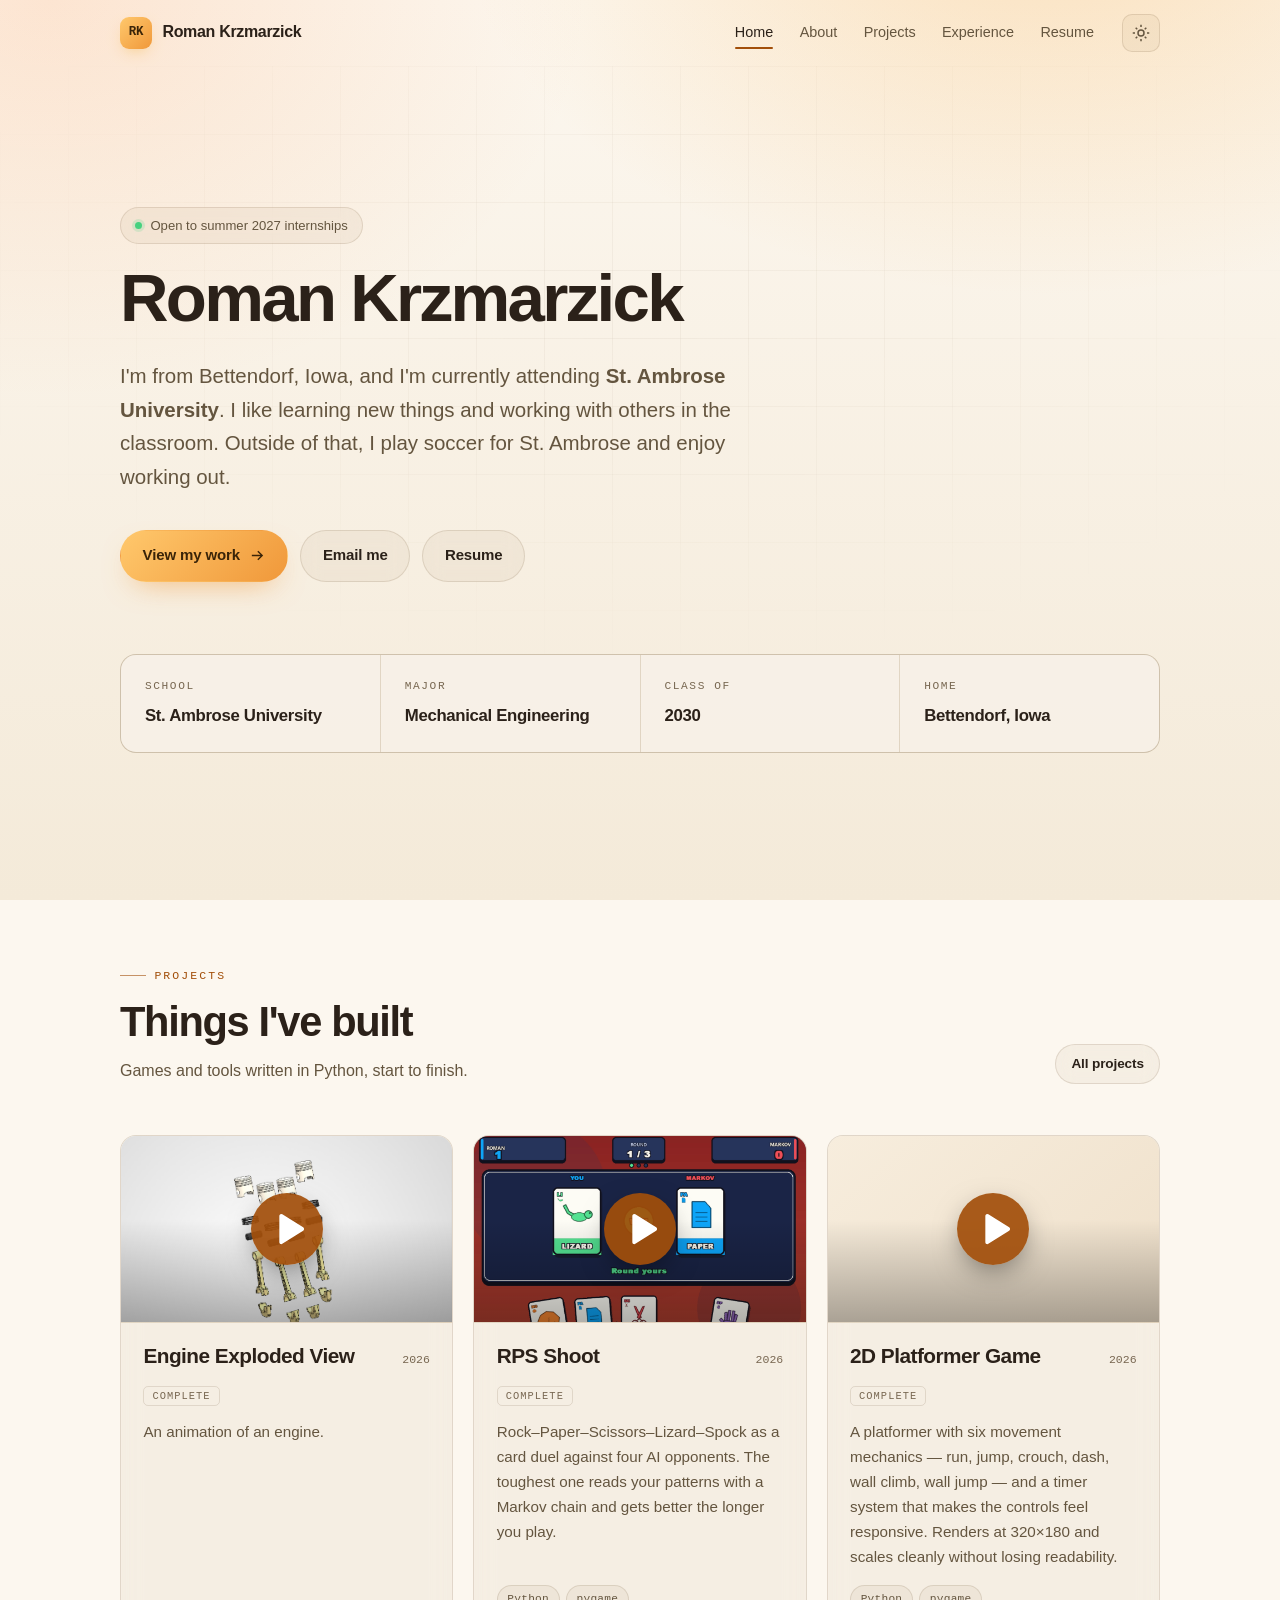
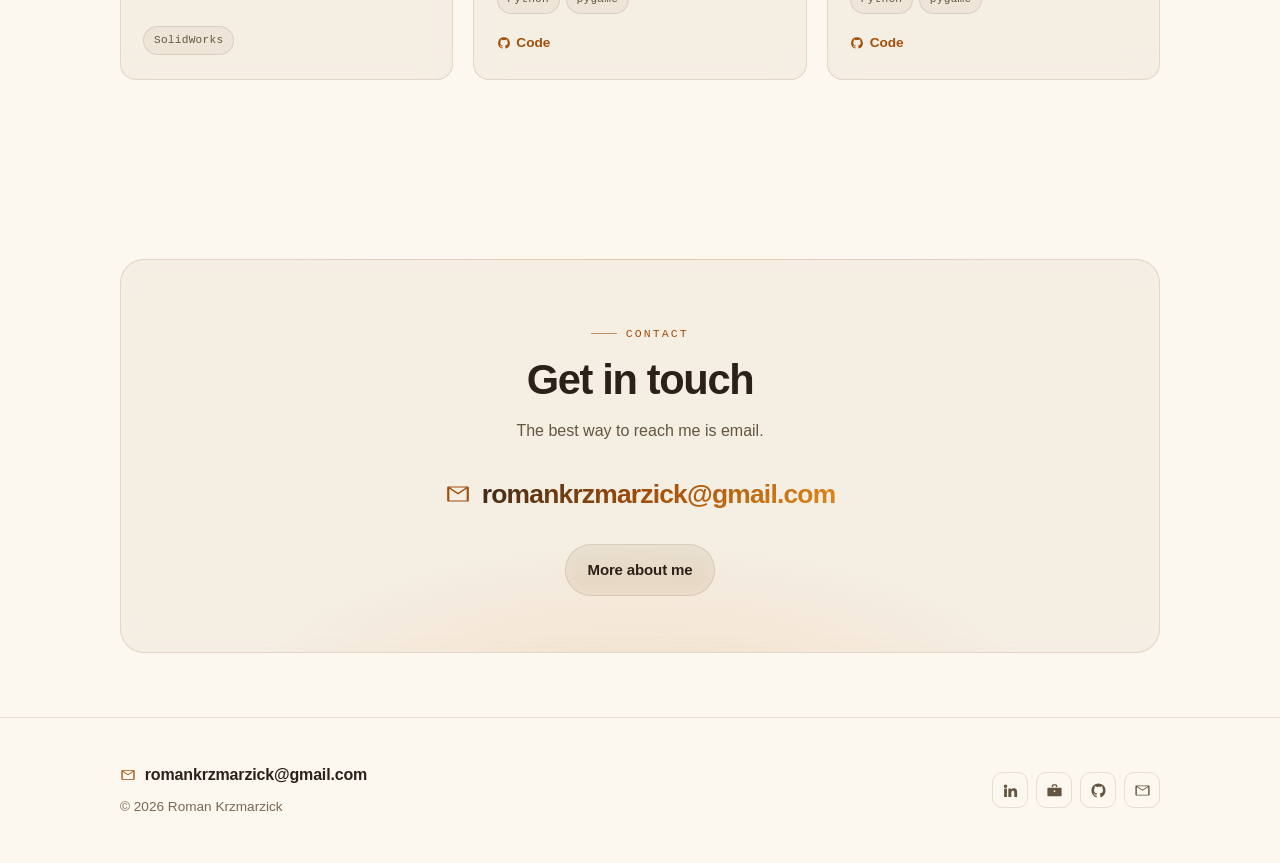
<file: index.html>
<!DOCTYPE html>
<html lang="en">
<head>
<meta charset="utf-8">
<meta name="viewport" content="width=device-width, initial-scale=1">
<title>Roman Krzmarzick</title>
<meta name="description" content="Roman Krzmarzick — mechanical engineering major at St. Ambrose University, seeking a summer 2027 internship. Python projects, soccer, and a year lived abroad in the Czech Republic.">
<link rel="canonical" href="https://romankrzmarzick.github.io/">
<meta name="theme-color" content="#fcf7ef">
<meta name="author" content="Roman Krzmarzick">
<meta property="og:type" content="website">
<meta property="og:site_name" content="Roman Krzmarzick">
<meta property="og:title" content="Roman Krzmarzick">
<meta property="og:description" content="Mechanical engineering major at St. Ambrose University, seeking a summer 2027 internship. Python projects and soccer.">
<meta property="og:url" content="https://romankrzmarzick.github.io/">
<meta property="og:image" content="https://romankrzmarzick.github.io/assets/img/og.svg">
<meta name="twitter:card" content="summary_large_image">
<link rel="icon" href="assets/img/favicon.svg" type="image/svg+xml">
<link rel="stylesheet" href="assets/css/styles.css">
<script>
  /* Set the theme before first paint so there's no flash of the wrong mode. */
  (function () {
    try {
      var t = localStorage.getItem("rk-theme");
      if (t !== "dark" && t !== "light") t = "light";
      document.documentElement.setAttribute("data-theme", t);
    } catch (e) {}
  })();
</script>
<script src="assets/js/content.js" defer></script>
<script src="assets/js/site.js" defer></script>
</head>
<body data-page="home">

<a class="skip-link" href="#main">Skip to content</a>
<header id="site-header"></header>

<main id="main">

  <!-- Hero -->
  <section class="hero">
    <div class="container">
      <div class="hero-inner">
        <span class="pill" id="availability" data-reveal></span>

        <h1 id="hero-headline" data-reveal style="--delay:80ms">
          Roman Krzmarzick
        </h1>

        <p class="lead" id="hero-intro" data-reveal style="--delay:160ms">
          I'm from Bettendorf, Iowa, and I'm currently attending
          <strong>St. Ambrose University</strong>. I like learning new things and working
          with others in the classroom. Outside of that, I play soccer for St. Ambrose and
          enjoy working out.
        </p>

        <div class="btn-row" data-reveal style="--delay:240ms">
          <a class="btn btn-primary" href="projects.html">
            View my work
            <svg viewBox="0 0 24 24" fill="currentColor" aria-hidden="true"><path d="M13.17 5.17 11.76 6.59 16.17 11H4v2h12.17l-4.41 4.41 1.41 1.42L20 12l-6.83-6.83Z"/></svg>
          </a>
          <a class="btn btn-ghost" href="mailto:romankrzmarzick@gmail.com">Email me</a>
          <a class="btn btn-ghost" href="resume.html">Resume</a>
        </div>
      </div>

      <dl class="stats" id="quick-facts" data-reveal style="--delay:320ms"></dl>
    </div>
  </section>

  <!-- Featured projects -->
  <section class="section" aria-labelledby="featured-heading">
    <div class="container">
      <div class="section-head" data-reveal>
        <div>
          <span class="eyebrow">Projects</span>
          <h2 id="featured-heading">Things I've built</h2>
          <p>
            Games and tools written in Python, start to finish.
          </p>
        </div>
        <a class="btn btn-ghost btn-sm" href="projects.html">All projects</a>
      </div>

      <div class="grid" id="featured-projects" data-stagger="90"></div>
    </div>
  </section>

  <!-- CTA -->
  <section class="section section--tight">
    <div class="container">
      <div class="cta" data-reveal>
        <span class="eyebrow" style="justify-content:center">Contact</span>
        <h2>Get in touch</h2>
        <p>
          The best way to reach me is email.
        </p>
        <p style="margin-top:1.75rem">
          <a class="email-link" href="mailto:romankrzmarzick@gmail.com">
            <svg viewBox="0 0 24 24" fill="currentColor" aria-hidden="true"><path d="M3 5h18a1 1 0 0 1 1 1v12a1 1 0 0 1-1 1H3a1 1 0 0 1-1-1V6a1 1 0 0 1 1-1Zm1 2.2V18h16V7.2l-8 5.3-8-5.3ZM19.4 6H4.6L12 10.9 19.4 6Z"/></svg>
            romankrzmarzick@gmail.com
          </a>
        </p>
        <div class="btn-row">
          <a class="btn btn-ghost" href="about.html">More about me</a>
        </div>
      </div>
    </div>
  </section>

</main>

<footer id="site-footer"></footer>
</body>
</html>
</file>
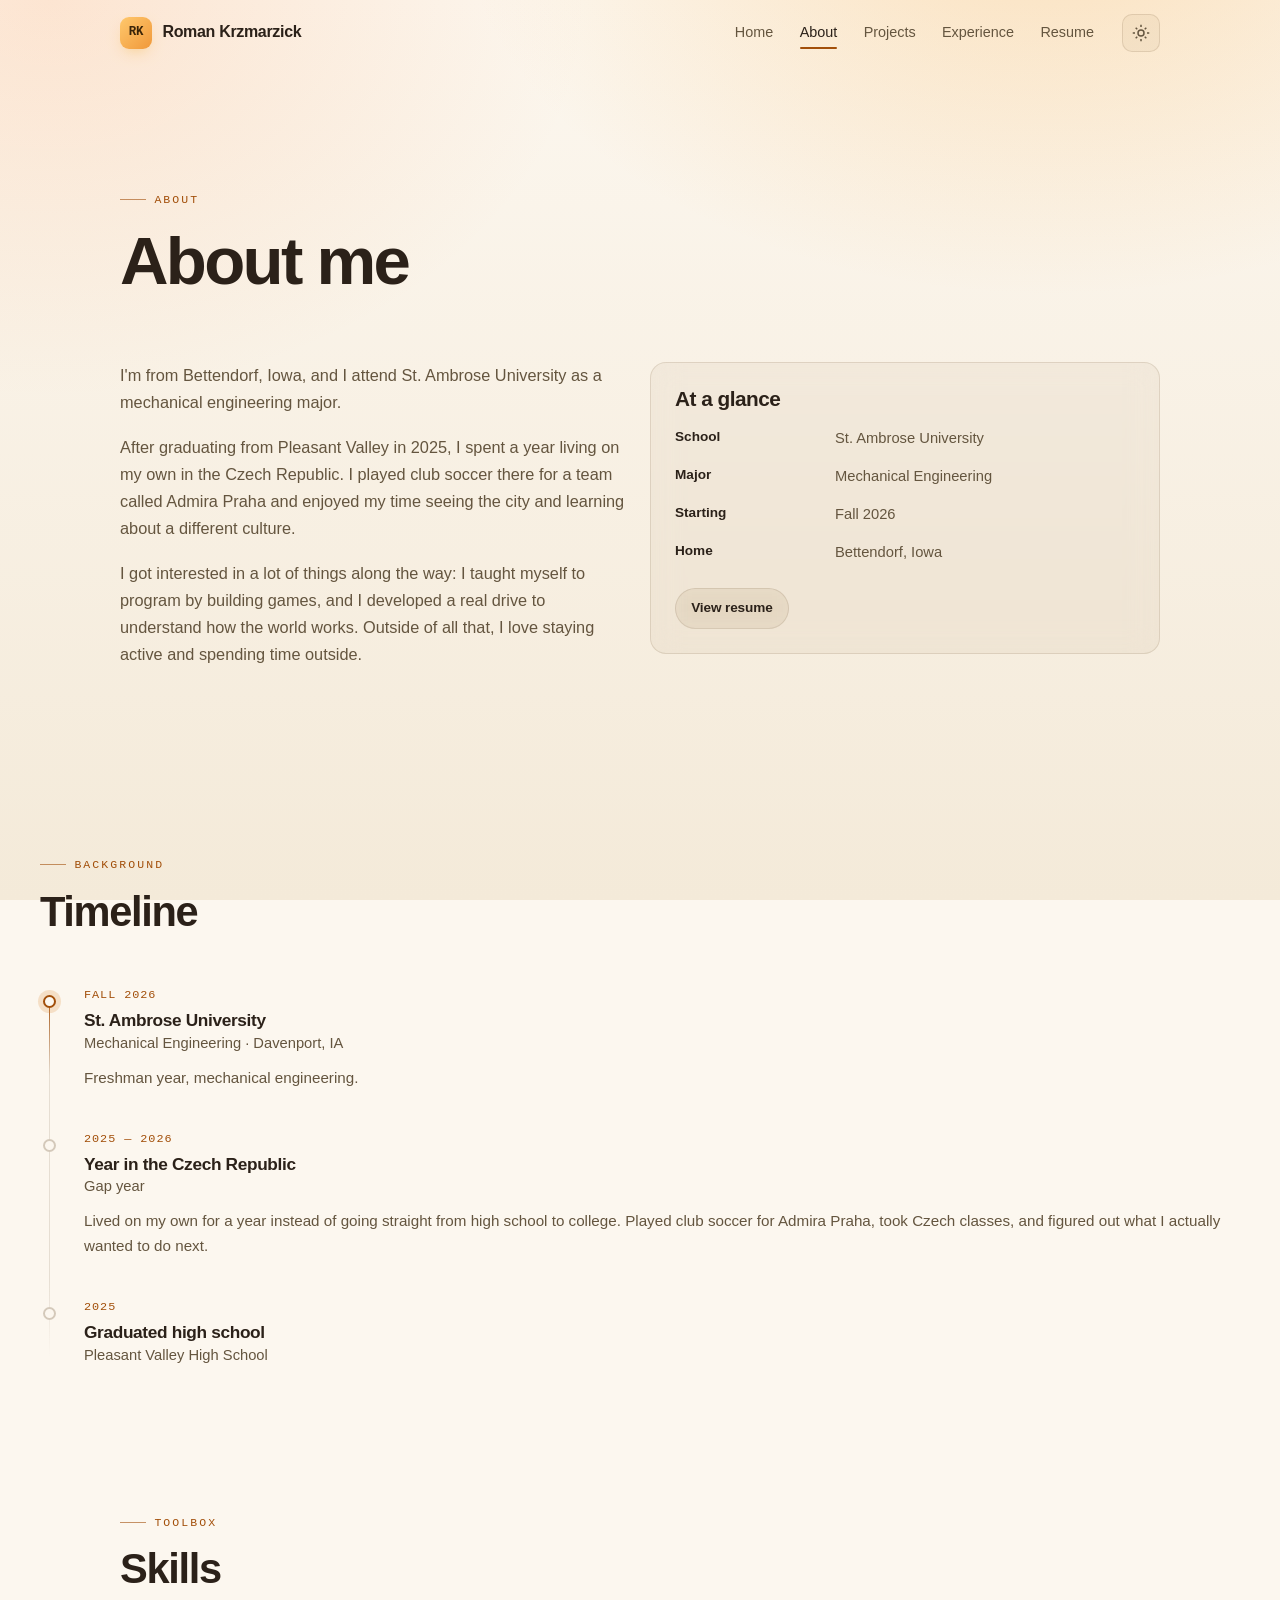
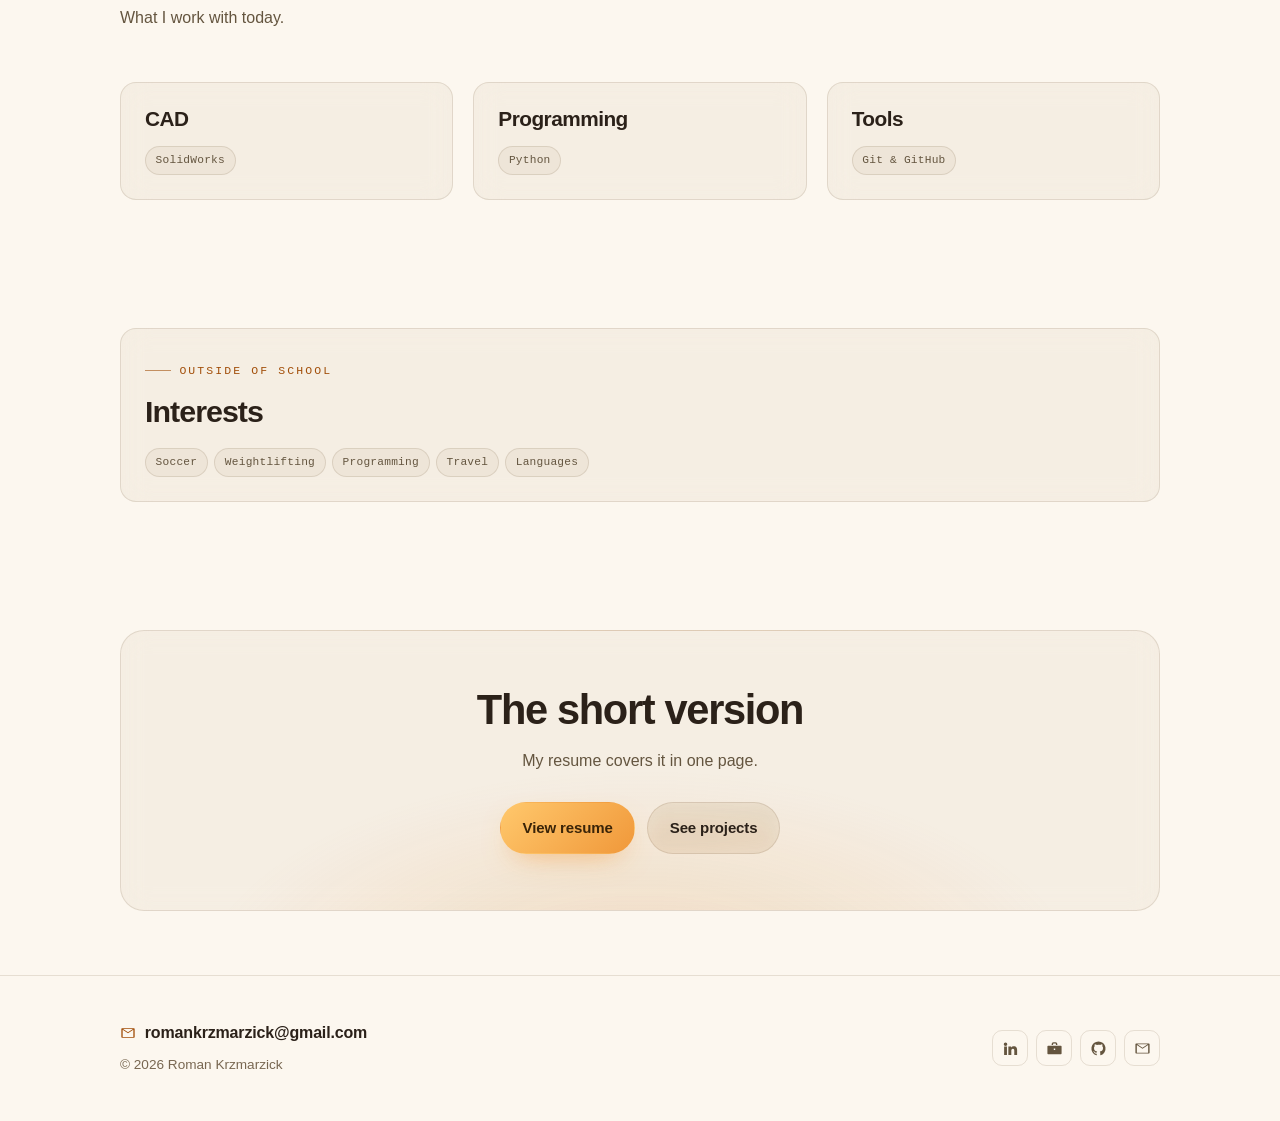
<file: about.html>
<!DOCTYPE html>
<html lang="en">
<head>
<meta charset="utf-8">
<meta name="viewport" content="width=device-width, initial-scale=1">
<title>About — Roman Krzmarzick</title>
<meta name="description" content="About Roman Krzmarzick — mechanical engineering major at St. Ambrose University, from Bettendorf, Iowa.">
<link rel="canonical" href="https://romankrzmarzick.github.io/about.html">
<meta name="theme-color" content="#fcf7ef">
<meta property="og:type" content="profile">
<meta property="og:title" content="About — Roman Krzmarzick">
<meta property="og:description" content="Mechanical engineering major at St. Ambrose University, from Bettendorf, Iowa.">
<meta property="og:url" content="https://romankrzmarzick.github.io/about.html">
<meta property="og:image" content="https://romankrzmarzick.github.io/assets/img/og.svg">
<meta name="twitter:card" content="summary_large_image">
<link rel="icon" href="assets/img/favicon.svg" type="image/svg+xml">
<link rel="stylesheet" href="assets/css/styles.css">
<script>
  (function () {
    try {
      var t = localStorage.getItem("rk-theme");
      if (t !== "dark" && t !== "light") t = "light";
      document.documentElement.setAttribute("data-theme", t);
    } catch (e) {}
  })();
</script>
<script src="assets/js/content.js" defer></script>
<script src="assets/js/site.js" defer></script>
</head>
<body data-page="about">

<a class="skip-link" href="#main">Skip to content</a>
<header id="site-header"></header>

<main id="main">

  <section class="section" aria-labelledby="about-heading">
    <div class="container">
      <div data-reveal>
        <span class="eyebrow">About</span>
        <h1 id="about-heading">About me</h1>
      </div>

      <div class="grid grid-2" style="margin-top:clamp(2.5rem,5vw,4rem);align-items:start">
        <div class="prose" id="bio" data-reveal style="--delay:100ms"></div>

        <aside class="card" data-reveal style="--delay:180ms">
          <h3>At a glance</h3>
          <dl class="skill-groups" style="margin-top:1rem">
            <div class="skill-group"><dt>School</dt><dd>St. Ambrose University</dd></div>
            <div class="skill-group"><dt>Major</dt><dd>Mechanical Engineering</dd></div>
            <div class="skill-group"><dt>Starting</dt><dd>Fall 2026</dd></div>
            <div class="skill-group"><dt>Home</dt><dd>Bettendorf, Iowa</dd></div>
          </dl>
          <div class="btn-row" style="margin-top:1.5rem">
            <a class="btn btn-ghost btn-sm" href="resume.html">View resume</a>
          </div>
        </aside>
      </div>
    </div>
  </section>

  <!-- Timeline -->
  <section class="section section--tight" aria-labelledby="timeline-heading">
    <div class="container container--narrow" style="margin-inline:0;max-width:none">
      <div class="section-head" data-reveal>
        <div>
          <span class="eyebrow">Background</span>
          <h2 id="timeline-heading">Timeline</h2>
        </div>
      </div>
      <ol class="timeline" id="about-timeline" data-reveal></ol>
    </div>
  </section>

  <!-- Skills -->
  <section class="section section--tight" aria-labelledby="skills-heading">
    <div class="container">
      <div class="section-head" data-reveal>
        <div>
          <span class="eyebrow">Toolbox</span>
          <h2 id="skills-heading">Skills</h2>
          <p>What I work with today.</p>
        </div>
      </div>
      <div class="grid" id="skills" data-stagger="80"></div>
    </div>
  </section>

  <!-- Interests -->
  <section class="section section--tight" aria-labelledby="interests-heading">
    <div class="container">
      <div class="card" data-reveal>
        <span class="eyebrow">Outside of school</span>
        <h2 id="interests-heading" style="font-size:clamp(1.4rem,2.6vw,1.9rem)">Interests</h2>
        <ul class="tags" id="interests" style="margin-top:1.25rem"></ul>
      </div>
    </div>
  </section>

  <section class="section section--tight">
    <div class="container">
      <div class="cta" data-reveal>
        <h2>The short version</h2>
        <p>My resume covers it in one page.</p>
        <div class="btn-row">
          <a class="btn btn-primary" href="resume.html">View resume</a>
          <a class="btn btn-ghost" href="projects.html">See projects</a>
        </div>
      </div>
    </div>
  </section>

</main>

<footer id="site-footer"></footer>
</body>
</html>
</file>
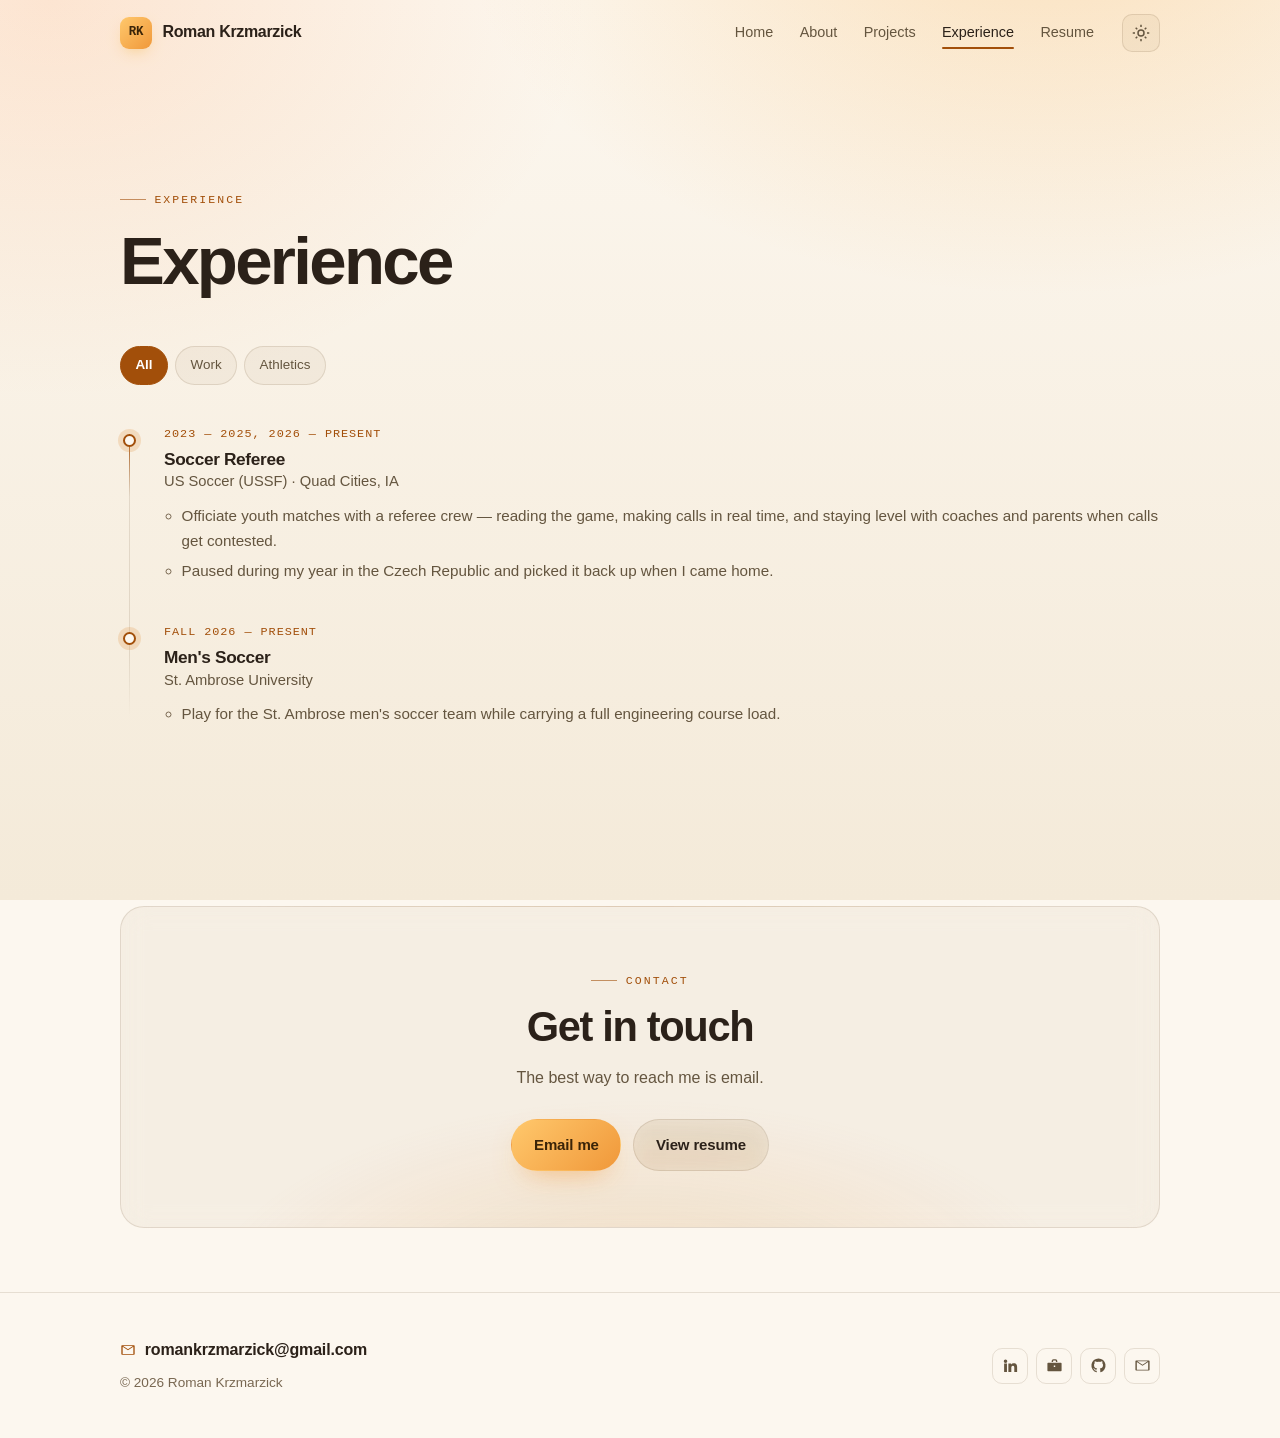
<file: experience.html>
<!DOCTYPE html>
<html lang="en">
<head>
<meta charset="utf-8">
<meta name="viewport" content="width=device-width, initial-scale=1">
<title>Experience — Roman Krzmarzick</title>
<meta name="description" content="Work experience for Roman Krzmarzick, mechanical engineering major at St. Ambrose University.">
<link rel="canonical" href="https://romankrzmarzick.github.io/experience.html">
<meta name="theme-color" content="#fcf7ef">
<meta property="og:type" content="website">
<meta property="og:title" content="Experience — Roman Krzmarzick">
<meta property="og:description" content="Work experience for Roman Krzmarzick.">
<meta property="og:url" content="https://romankrzmarzick.github.io/experience.html">
<meta property="og:image" content="https://romankrzmarzick.github.io/assets/img/og.svg">
<meta name="twitter:card" content="summary_large_image">
<link rel="icon" href="assets/img/favicon.svg" type="image/svg+xml">
<link rel="stylesheet" href="assets/css/styles.css">
<script>
  (function () {
    try {
      var t = localStorage.getItem("rk-theme");
      if (t !== "dark" && t !== "light") t = "light";
      document.documentElement.setAttribute("data-theme", t);
    } catch (e) {}
  })();
</script>
<script src="assets/js/content.js" defer></script>
<script src="assets/js/site.js" defer></script>
</head>
<body data-page="experience">

<a class="skip-link" href="#main">Skip to content</a>
<header id="site-header"></header>

<main id="main">

  <section class="section" aria-labelledby="exp-heading">
    <div class="container">

      <div data-reveal style="margin-bottom:clamp(2rem,4vw,3rem)">
        <span class="eyebrow">Experience</span>
        <h1 id="exp-heading">Experience</h1>
      </div>

      <div class="chip-row" id="experience-filters" role="group"
           aria-label="Filter experience by type" data-reveal style="--delay:80ms;margin-bottom:2.5rem"></div>

      <ol class="timeline" id="experience-timeline" data-reveal style="--delay:140ms"></ol>

    </div>
  </section>

  <section class="section section--tight">
    <div class="container">
      <div class="cta" data-reveal>
        <span class="eyebrow" style="justify-content:center">Contact</span>
        <h2>Get in touch</h2>
        <p>
          The best way to reach me is email.
        </p>
        <div class="btn-row">
          <a class="btn btn-primary" href="mailto:romankrzmarzick@gmail.com">Email me</a>
          <a class="btn btn-ghost" href="resume.html">View resume</a>
        </div>
      </div>
    </div>
  </section>

</main>

<footer id="site-footer"></footer>
</body>
</html>
</file>
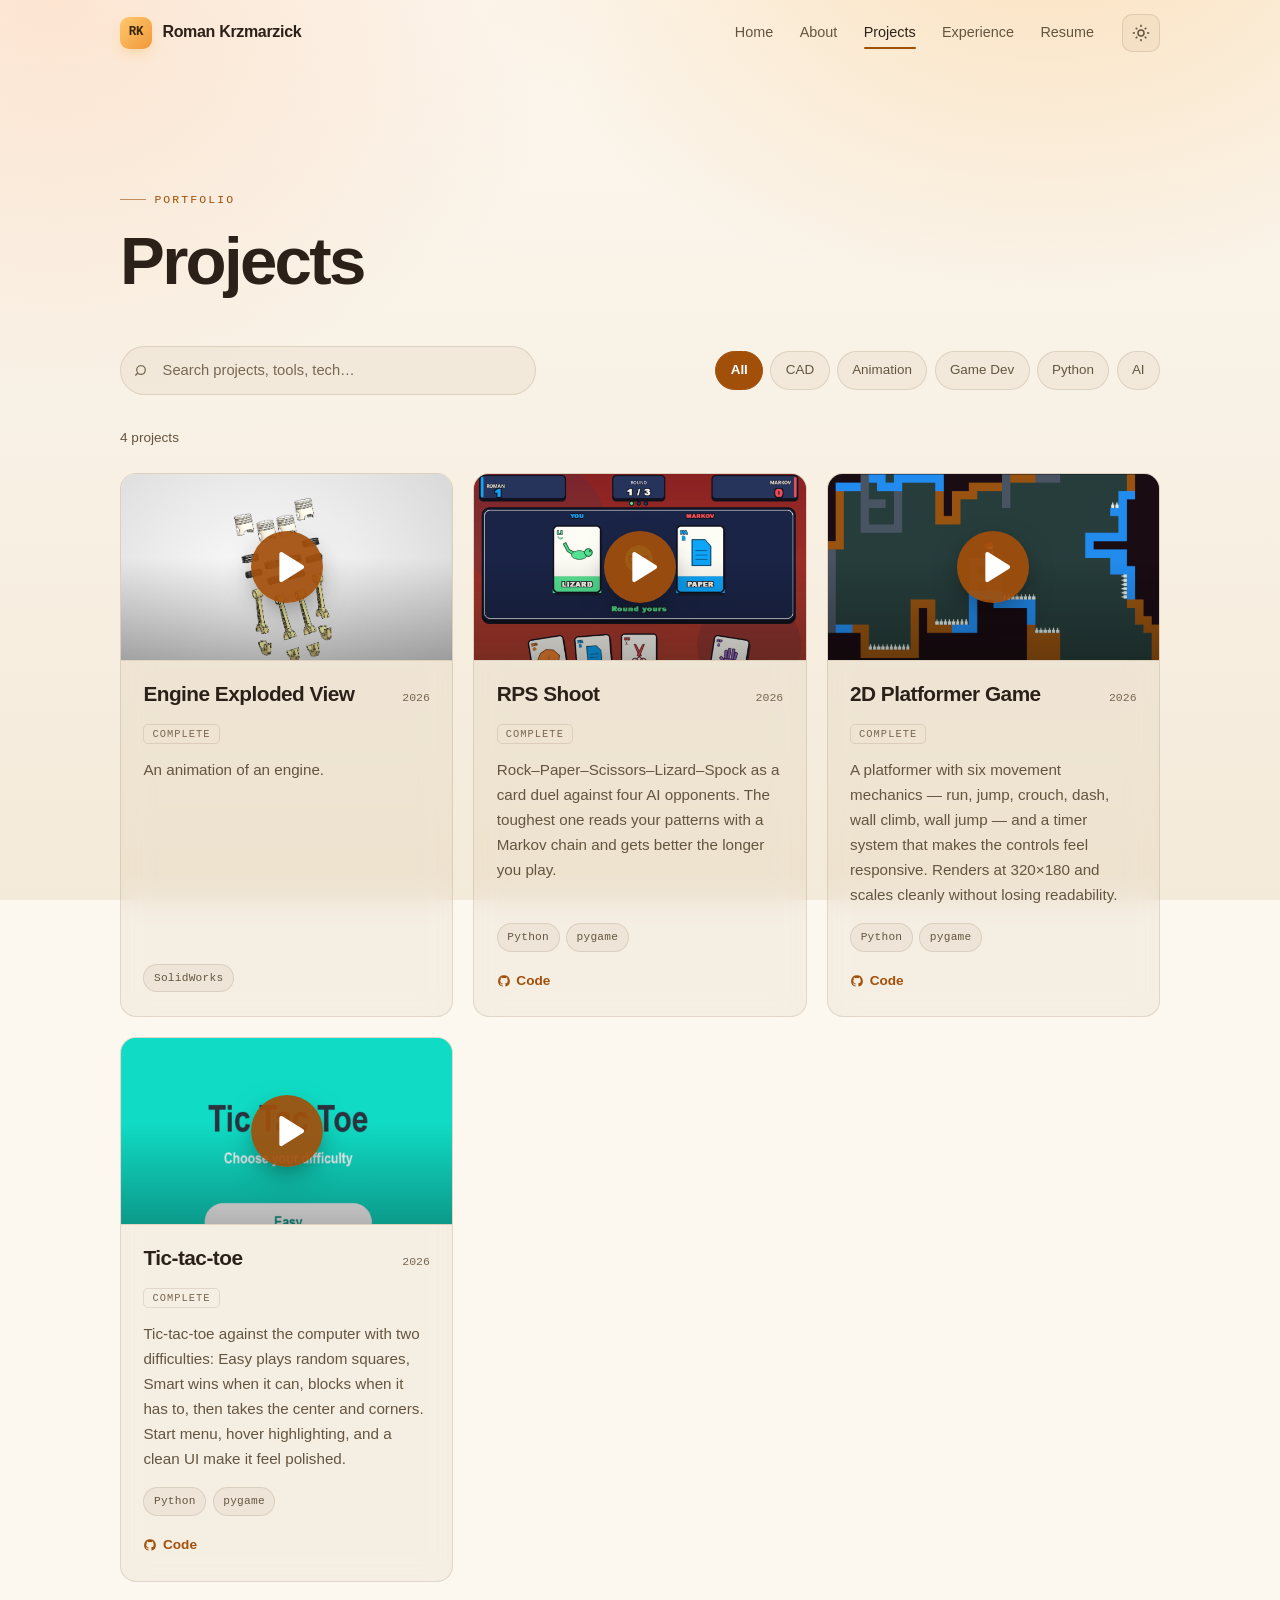
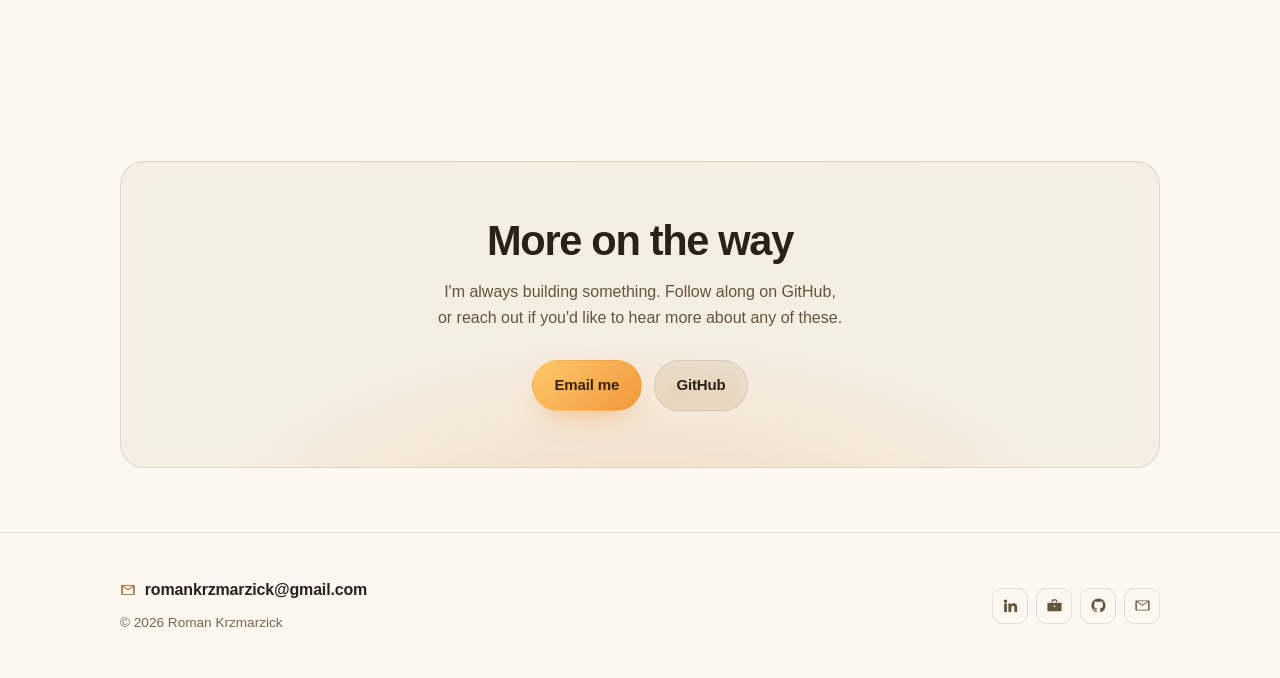
<file: projects.html>
<!DOCTYPE html>
<html lang="en">
<head>
<meta charset="utf-8">
<meta name="viewport" content="width=device-width, initial-scale=1">
<title>Projects — Roman Krzmarzick</title>
<meta name="description" content="Software projects by Roman Krzmarzick — games and tools built in Python and pygame. Searchable and filterable by technology.">
<link rel="canonical" href="https://romankrzmarzick.github.io/projects.html">
<meta name="theme-color" content="#fcf7ef">
<meta property="og:type" content="website">
<meta property="og:title" content="Projects — Roman Krzmarzick">
<meta property="og:description" content="Games and tools built in Python and pygame.">
<meta property="og:url" content="https://romankrzmarzick.github.io/projects.html">
<meta property="og:image" content="https://romankrzmarzick.github.io/assets/img/og.svg">
<meta name="twitter:card" content="summary_large_image">
<link rel="icon" href="assets/img/favicon.svg" type="image/svg+xml">
<link rel="stylesheet" href="assets/css/styles.css">
<script>
  (function () {
    try {
      var t = localStorage.getItem("rk-theme");
      if (t !== "dark" && t !== "light") t = "light";
      document.documentElement.setAttribute("data-theme", t);
    } catch (e) {}
  })();
</script>
<script src="assets/js/content.js" defer></script>
<script src="assets/js/site.js" defer></script>
</head>
<body data-page="projects">

<a class="skip-link" href="#main">Skip to content</a>
<header id="site-header"></header>

<main id="main">

  <section class="section" aria-labelledby="projects-heading">
    <div class="container">

      <div data-reveal style="margin-bottom:clamp(2rem,4vw,3rem)">
        <span class="eyebrow">Portfolio</span>
        <h1 id="projects-heading">Projects</h1>
      </div>

      <!-- Filter bar -->
      <div class="filters" data-reveal style="--delay:80ms">
        <div class="search-wrap">
          <svg viewBox="0 0 24 24" fill="currentColor" aria-hidden="true"><path d="M10.5 3a7.5 7.5 0 1 1-4.62 13.4l-3.2 3.2-1.42-1.42 3.2-3.2A7.5 7.5 0 0 1 10.5 3Zm0 2a5.5 5.5 0 1 0 0 11 5.5 5.5 0 0 0 0-11Z"/></svg>
          <label class="sr-only" for="project-search">Search projects</label>
          <input type="search" id="project-search" placeholder="Search projects, tools, tech…" autocomplete="off">
        </div>
        <div class="chip-row" id="project-filters" role="group" aria-label="Filter projects by category"></div>
      </div>

      <p class="muted" id="project-count" aria-live="polite" style="font-size:.85rem;margin-bottom:1.5rem"></p>

      <div class="grid" id="project-grid" data-stagger="70"></div>

      <div class="empty-state" id="project-empty" hidden>
        <p><strong>No projects match that.</strong></p>
        <p style="margin-top:.5rem">Try a different search term or clear the filters.</p>
      </div>

    </div>
  </section>

  <section class="section section--tight">
    <div class="container">
      <div class="cta" data-reveal>
        <h2>More on the way</h2>
        <p>
          I'm always building something. Follow along on GitHub, or reach out if you'd like
          to hear more about any of these.
        </p>
        <div class="btn-row">
          <a class="btn btn-primary" href="mailto:romankrzmarzick@gmail.com">Email me</a>
          <a class="btn btn-ghost" href="https://github.com/romankrzmarzick" target="_blank" rel="noopener noreferrer">GitHub</a>
        </div>
      </div>
    </div>
  </section>

</main>

<footer id="site-footer"></footer>
</body>
</html>
</file>
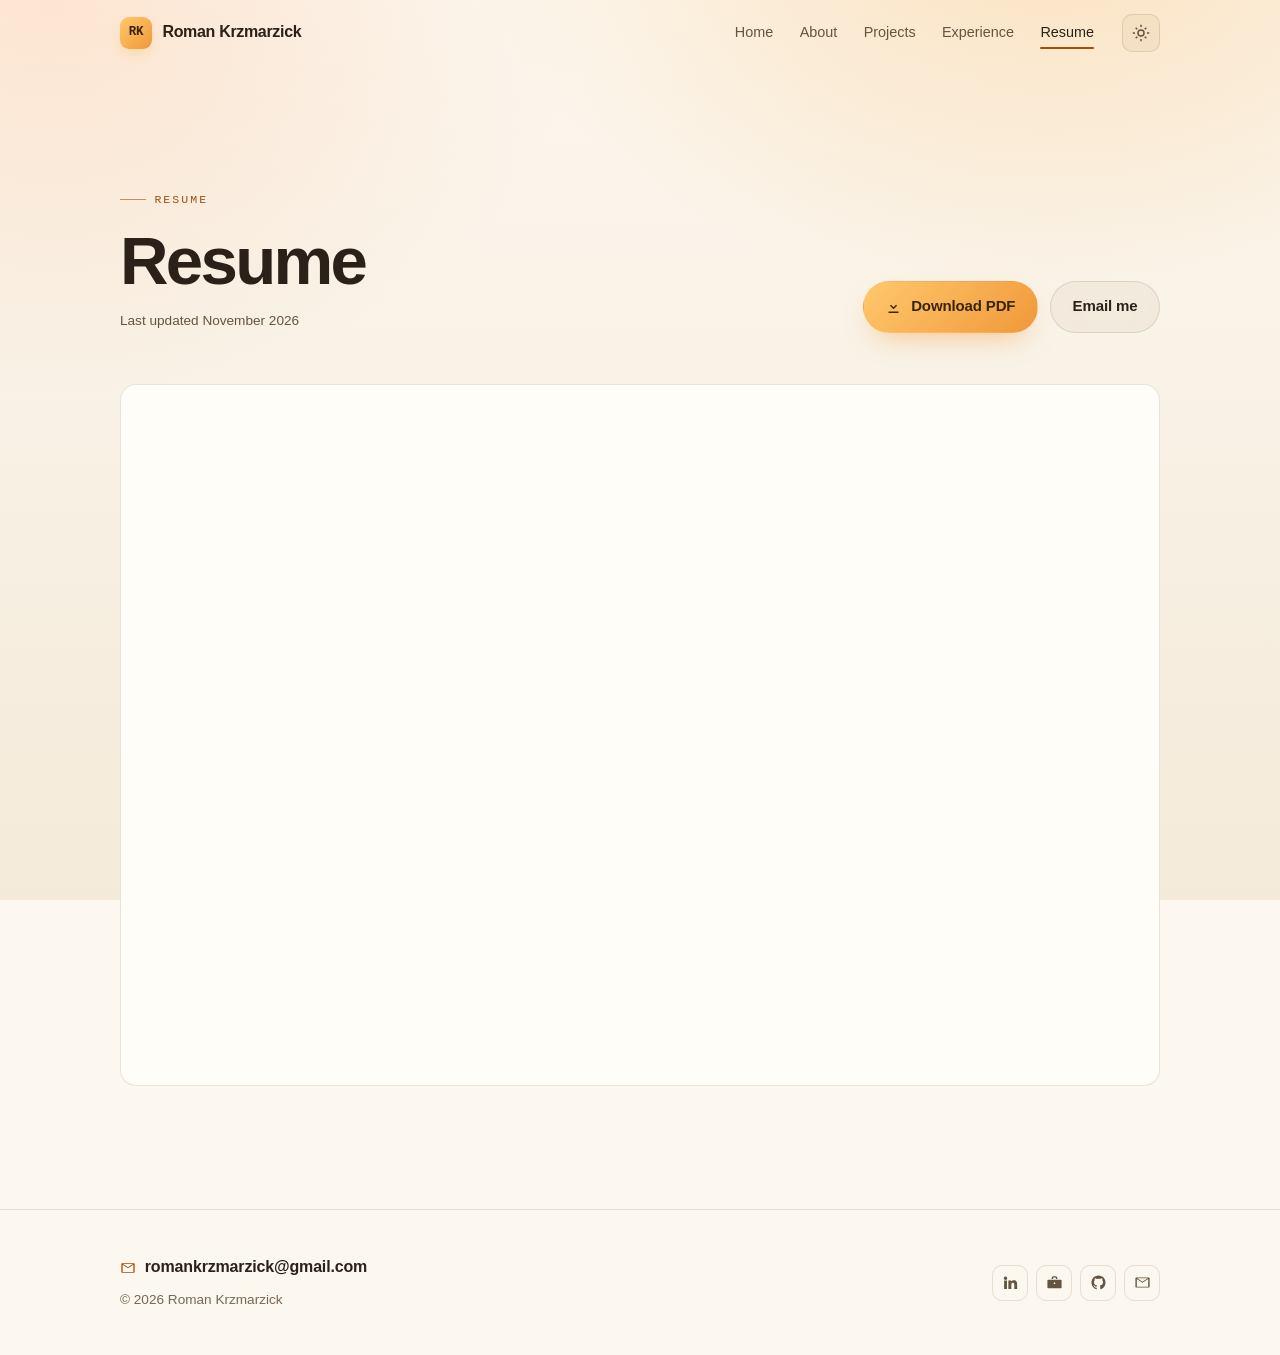
<file: resume.html>
<!DOCTYPE html>
<html lang="en">
<head>
<meta charset="utf-8">
<meta name="viewport" content="width=device-width, initial-scale=1">
<title>Resume — Roman Krzmarzick</title>
<meta name="description" content="Resume of Roman Krzmarzick — mechanical engineering major at St. Ambrose University, seeking a summer 2027 internship. View online or download as a PDF.">
<link rel="canonical" href="https://romankrzmarzick.github.io/resume.html">
<meta name="theme-color" content="#fcf7ef">
<meta property="og:type" content="website">
<meta property="og:title" content="Resume — Roman Krzmarzick">
<meta property="og:description" content="Mechanical engineering major at St. Ambrose University, seeking a summer 2027 internship.">
<meta property="og:url" content="https://romankrzmarzick.github.io/resume.html">
<meta property="og:image" content="https://romankrzmarzick.github.io/assets/img/og.svg">
<meta name="twitter:card" content="summary_large_image">
<link rel="icon" href="assets/img/favicon.svg" type="image/svg+xml">
<link rel="stylesheet" href="assets/css/styles.css">
<script>
  (function () {
    try {
      var t = localStorage.getItem("rk-theme");
      if (t !== "dark" && t !== "light") t = "light";
      document.documentElement.setAttribute("data-theme", t);
    } catch (e) {}
  })();
</script>
<script src="assets/js/content.js" defer></script>
<script src="assets/js/site.js" defer></script>
</head>
<body data-page="resume">

<a class="skip-link" href="#main">Skip to content</a>
<header id="site-header"></header>

<main id="main">

  <section class="section" aria-labelledby="resume-heading">
    <div class="container">

      <div class="section-head no-print" data-reveal>
        <div>
          <span class="eyebrow">Resume</span>
          <h1 id="resume-heading">Resume</h1>
          <p class="muted" id="resume-updated" style="font-size:.85rem;margin-top:.75rem"></p>
        </div>
        <div class="btn-row">
          <a class="btn btn-primary" id="resume-download" href="#">
            <svg viewBox="0 0 24 24" fill="currentColor" aria-hidden="true"><path d="M12 3v10.17l3.59-3.58L17 11l-5 5-5-5 1.41-1.41L12 13.17V3h0ZM5 19h14v2H5v-2Z"/></svg>
            Download PDF
          </a>
          <a class="btn btn-ghost" href="mailto:romankrzmarzick@gmail.com">Email me</a>
        </div>
      </div>

      <p class="form-note no-print" id="resume-hint" hidden style="margin-bottom:1.5rem">
        No PDF has been uploaded yet — “Download PDF” opens your browser's print dialog, where
        you can choose <em>Save as PDF</em> to get a clean one-page copy of the resume below.
      </p>

      <div id="resume-view" data-reveal style="--delay:100ms"></div>

    </div>
  </section>

</main>

<footer id="site-footer"></footer>
</body>
</html>
</file>
<file: assets/css/styles.css>
/* =========================================================================
   Roman Krzmarzick — personal site
   Single stylesheet. Organized top-to-bottom:
   tokens → base → layout → components → pages → motion → responsive → print
   ========================================================================= */

/* ---------- 1. Reset ---------- */
*,
*::before,
*::after { box-sizing: border-box; }

* { margin: 0; }

html {
  -webkit-text-size-adjust: 100%;
  scroll-behavior: smooth;
  scroll-padding-top: 6rem;
}

img, svg, video, canvas {
  display: block;
  max-width: 100%;
  height: auto;
}

input, button, textarea, select { font: inherit; color: inherit; }

/* Class-based `display` values outrank the UA [hidden] rule — restore it so
   the JS filters can actually hide cards and timeline entries. */
[hidden] { display: none !important; }

/* ---------- 2. Design tokens ---------- */
:root {
  /* ---- Warm DARK theme (the base; opt-in via the toggle) ----
     A cozy dark brown-black rather than a cold near-black, with warm gold. */
  --gold: #f5b544;
  --gold-soft: #ffd58a;
  --blue: #ffb26b;

  --bg: #17130d;
  --bg-2: #1e1811;
  --surface: rgba(255, 240, 220, 0.045);
  --surface-solid: #241d14;
  --border: rgba(255, 236, 212, 0.10);
  --border-strong: rgba(255, 236, 212, 0.20);

  --text: #f4ede1;
  --text-muted: #b7aa94;
  --text-faint: #9e927b;

  --accent: var(--gold);
  --accent-contrast: #1a1206; /* text on top of accent fills */
  --accent-glow: rgba(245, 181, 68, 0.16);

  --grad-text: linear-gradient(135deg, #ffffff 10%, #ffe3ac 52%, var(--gold) 100%);
  --grad-line: linear-gradient(90deg, transparent, var(--border-strong), transparent);

  /* Type */
  --font-sans: "Inter", -apple-system, BlinkMacSystemFont, "Segoe UI Variable Text",
    "Segoe UI", Roboto, "Helvetica Neue", Arial, sans-serif;
  --font-mono: ui-monospace, SFMono-Regular, "SF Mono", "Cascadia Mono",
    "Segoe UI Mono", Menlo, Consolas, monospace;

  /* Space & shape */
  --radius-sm: 10px;
  --radius: 16px;
  --radius-lg: 24px;
  --shadow-sm: 0 1px 2px rgba(0, 0, 0, 0.3);
  --shadow: 0 18px 40px -18px rgba(0, 0, 0, 0.7);
  --shadow-lg: 0 40px 80px -30px rgba(0, 0, 0, 0.85);

  --maxw: 1120px;
  --gutter: clamp(1.25rem, 4vw, 2.5rem);

  --ease: cubic-bezier(0.22, 1, 0.36, 1);
  --dur: 0.45s;

  color-scheme: dark;
}

/* ---- Warm LIGHT theme (the default first impression) ----
   Soft cream paper, warm ink, friendly amber accent. */
[data-theme="light"] {
  --bg: #fcf7ef;
  --bg-2: #f4ead9;
  --surface: rgba(124, 84, 34, 0.05);
  --surface-solid: #fffdf8;
  --border: rgba(98, 70, 38, 0.14);
  --border-strong: rgba(98, 70, 38, 0.26);

  --text: #2b2119;
  --text-muted: #64553f;
  --text-faint: #786751;

  /* Deep enough to clear 4.5:1 on cream, and to carry white text on accent fills */
  --accent: #a24f0a;
  --accent-contrast: #ffffff;
  --accent-glow: rgba(224, 140, 58, 0.22);
  --blue: #b5560c;

  --grad-text: linear-gradient(135deg, #2b2119 4%, #a24f0a 52%, #e08a1c 100%);
  --shadow: 0 18px 40px -22px rgba(74, 48, 18, 0.26);
  --shadow-lg: 0 40px 80px -34px rgba(74, 48, 18, 0.30);

  color-scheme: light;
}

/* ---------- 3. Base ---------- */
body {
  font-family: var(--font-sans);
  background: var(--bg);
  color: var(--text);
  line-height: 1.65;
  -webkit-font-smoothing: antialiased;
  text-rendering: optimizeLegibility;
  overflow-x: hidden;
  min-height: 100vh;
  display: flex;
  flex-direction: column;
}

/* Ambient background wash — cheap, fixed, never repaints on scroll */
body::before {
  content: "";
  position: fixed;
  inset: 0;
  z-index: -2;
  background:
    radial-gradient(60rem 40rem at 80% -10%, rgba(245, 181, 68, 0.12), transparent 60%),
    radial-gradient(50rem 36rem at 6% 4%, rgba(233, 138, 66, 0.09), transparent 62%),
    linear-gradient(180deg, var(--bg) 0%, var(--bg-2) 100%);
}

[data-theme="light"] body::before {
  background:
    radial-gradient(62rem 42rem at 82% -12%, rgba(248, 178, 84, 0.34), transparent 60%),
    radial-gradient(54rem 40rem at 4% 0%, rgba(255, 156, 92, 0.20), transparent 62%),
    linear-gradient(180deg, var(--bg) 0%, var(--bg-2) 100%);
}

h1, h2, h3, h4 {
  line-height: 1.12;
  letter-spacing: -0.025em;
  font-weight: 650;
  text-wrap: balance;
}

h1 { font-size: clamp(2.4rem, 6.2vw, 4.2rem); letter-spacing: -0.04em; }
h2 { font-size: clamp(1.8rem, 3.6vw, 2.6rem); letter-spacing: -0.032em; }
h3 { font-size: clamp(1.1rem, 1.8vw, 1.3rem); }

p { text-wrap: pretty; }

a {
  color: inherit;
  text-decoration: none;
  transition: color 0.2s var(--ease), opacity 0.2s var(--ease);
}

a:hover { color: var(--accent); }

:focus-visible {
  outline: 2px solid var(--accent);
  outline-offset: 3px;
  border-radius: 4px;
}

::selection {
  background: var(--accent);
  color: var(--accent-contrast);
}

/* ---------- 4. Layout helpers ---------- */
.container {
  width: 100%;
  max-width: var(--maxw);
  margin-inline: auto;
  padding-inline: var(--gutter);
}

.container--narrow { max-width: 760px; }

main { flex: 1 0 auto; }

.section { padding-block: clamp(4rem, 9vw, 7.5rem); }
.section--tight { padding-block: clamp(2.5rem, 5vw, 4rem); }

.section-head {
  display: flex;
  flex-wrap: wrap;
  align-items: flex-end;
  justify-content: space-between;
  gap: 1rem 2rem;
  margin-bottom: clamp(2rem, 4vw, 3.25rem);
}

.section-head p {
  color: var(--text-muted);
  max-width: 52ch;
  margin-top: 0.75rem;
}

.eyebrow {
  font-family: var(--font-mono);
  font-size: 0.72rem;
  letter-spacing: 0.18em;
  text-transform: uppercase;
  color: var(--accent);
  display: inline-flex;
  align-items: center;
  gap: 0.55rem;
  margin-bottom: 0.9rem;
}

.eyebrow::before {
  content: "";
  width: 1.6rem;
  height: 1px;
  background: currentColor;
  opacity: 0.6;
}

.grad-text {
  background: var(--grad-text);
  -webkit-background-clip: text;
  background-clip: text;
  color: transparent;
}

.muted { color: var(--text-muted); }
.lead { font-size: clamp(1.02rem, 1.6vw, 1.18rem); color: var(--text-muted); }
.rule { height: 1px; background: var(--grad-line); border: 0; margin-block: 3rem; }

.sr-only {
  position: absolute;
  width: 1px; height: 1px;
  padding: 0; margin: -1px;
  overflow: hidden;
  clip: rect(0 0 0 0);
  white-space: nowrap;
  border: 0;
}

.skip-link {
  position: absolute;
  left: 50%;
  top: 0;
  transform: translate(-50%, -120%);
  z-index: 200;
  background: var(--accent);
  color: var(--accent-contrast);
  padding: 0.7rem 1.2rem;
  border-radius: 0 0 var(--radius-sm) var(--radius-sm);
  font-weight: 600;
  transition: transform 0.2s var(--ease);
}

.skip-link:focus { transform: translate(-50%, 0); color: var(--accent-contrast); }

/* ---------- 5. Header / nav ---------- */
.site-header {
  position: sticky;
  top: 0;
  z-index: 100;
  padding-block: 0.85rem;
  transition: background 0.3s var(--ease), border-color 0.3s var(--ease),
    backdrop-filter 0.3s var(--ease);
  border-bottom: 1px solid transparent;
}

.site-header.is-stuck {
  background: color-mix(in srgb, var(--bg) 72%, transparent);
  backdrop-filter: saturate(180%) blur(18px);
  -webkit-backdrop-filter: saturate(180%) blur(18px);
  border-bottom-color: var(--border);
}

.nav {
  display: flex;
  align-items: center;
  gap: 1rem;
}

.brand {
  display: inline-flex;
  align-items: center;
  gap: 0.65rem;
  font-weight: 650;
  letter-spacing: -0.02em;
  margin-right: auto;
  white-space: nowrap;
}

.brand:hover { color: var(--text); }

.brand-mark {
  width: 32px;
  height: 32px;
  border-radius: 9px;
  display: grid;
  place-items: center;
  font-family: var(--font-mono);
  font-size: 0.78rem;
  font-weight: 700;
  letter-spacing: -0.02em;
  color: var(--accent-contrast);
  background: linear-gradient(135deg, var(--gold-soft), var(--gold));
  box-shadow: 0 6px 18px -8px var(--gold);
  flex: none;
}

[data-theme="light"] .brand-mark {
  background: linear-gradient(135deg, #ffc86c, #f0983a);
  color: #3a2408;
}

.nav-links {
  display: flex;
  align-items: center;
  gap: 0.15rem;
  list-style: none;
  padding: 0;
}

.nav-links a {
  display: block;
  padding: 0.45rem 0.75rem;
  border-radius: 8px;
  font-size: 0.9rem;
  color: var(--text-muted);
  position: relative;
  transition: color 0.2s var(--ease), background 0.2s var(--ease);
}

.nav-links a:hover { color: var(--text); background: var(--surface); }

.nav-links a[aria-current="page"] { color: var(--text); }

.nav-links a[aria-current="page"]::after {
  content: "";
  position: absolute;
  left: 0.75rem;
  right: 0.75rem;
  bottom: 0.15rem;
  height: 2px;
  border-radius: 2px;
  background: var(--accent);
}

.nav-actions { display: flex; align-items: center; gap: 0.4rem; }

.icon-btn {
  width: 38px;
  height: 38px;
  display: grid;
  place-items: center;
  border-radius: 10px;
  border: 1px solid var(--border);
  background: var(--surface);
  color: var(--text-muted);
  cursor: pointer;
  transition: color 0.2s var(--ease), border-color 0.2s var(--ease),
    transform 0.2s var(--ease), background 0.2s var(--ease);
}

.icon-btn:hover {
  color: var(--text);
  border-color: var(--border-strong);
  transform: translateY(-1px);
}

.icon-btn svg { width: 18px; height: 18px; }

.nav-toggle { display: none; }

/* Theme icon swap */
.icon-sun { display: none; }
[data-theme="light"] .icon-sun { display: block; }
[data-theme="light"] .icon-moon { display: none; }

/* ---------- 6. Buttons ---------- */
.btn {
  display: inline-flex;
  align-items: center;
  justify-content: center;
  gap: 0.55rem;
  padding: 0.78rem 1.35rem;
  border-radius: 999px;
  border: 1px solid transparent;
  font-size: 0.94rem;
  font-weight: 600;
  letter-spacing: -0.01em;
  cursor: pointer;
  white-space: nowrap;
  transition: transform 0.2s var(--ease), background 0.2s var(--ease),
    border-color 0.2s var(--ease), box-shadow 0.25s var(--ease), color 0.2s var(--ease);
}

.btn:hover { transform: translateY(-2px); }
.btn:active { transform: translateY(0); }
.btn svg { width: 17px; height: 17px; flex: none; }

.btn-primary {
  background: linear-gradient(135deg, var(--gold-soft), var(--gold));
  color: #12140c;
  box-shadow: 0 12px 30px -14px var(--gold);
}

.btn-primary:hover {
  color: #12140c;
  box-shadow: 0 18px 40px -14px var(--gold);
}

[data-theme="light"] .btn-primary {
  background: linear-gradient(135deg, #ffc86c, #f0983a);
  color: #3a2408;
  box-shadow: 0 12px 30px -14px rgba(240, 152, 58, 0.75);
}

[data-theme="light"] .btn-primary:hover { color: #3a2408; }

.btn-ghost {
  background: var(--surface);
  border-color: var(--border);
  color: var(--text);
  backdrop-filter: blur(10px);
}

.btn-ghost:hover { border-color: var(--border-strong); color: var(--text); }

.btn-sm { padding: 0.5rem 0.95rem; font-size: 0.85rem; }

.btn-row {
  display: flex;
  flex-wrap: wrap;
  gap: 0.75rem;
  align-items: center;
}

/* ---------- 7. Cards ---------- */
.card {
  position: relative;
  border: 1px solid var(--border);
  border-radius: var(--radius);
  background: var(--surface);
  backdrop-filter: blur(14px);
  -webkit-backdrop-filter: blur(14px);
  padding: 1.5rem;
  overflow: hidden;
  transition: transform 0.35s var(--ease), border-color 0.35s var(--ease),
    box-shadow 0.35s var(--ease);
}

/* Pointer-tracked glow (set by site.js via --mx/--my) */
.card::before {
  content: "";
  position: absolute;
  inset: -1px;
  border-radius: inherit;
  opacity: 0;
  pointer-events: none;
  transition: opacity 0.35s var(--ease);
  background: radial-gradient(
    22rem 22rem at var(--mx, 50%) var(--my, 0%),
    var(--accent-glow),
    transparent 70%
  );
}

.card:hover {
  transform: translateY(-4px);
  border-color: var(--border-strong);
  box-shadow: var(--shadow);
}

.card:hover::before { opacity: 1; }

.card h3 { margin-bottom: 0.5rem; }
.card p { color: var(--text-muted); font-size: 0.95rem; }

.card-link::after {
  content: "";
  position: absolute;
  inset: 0;
}

.grid {
  display: grid;
  gap: 1.25rem;
  grid-template-columns: repeat(auto-fill, minmax(min(100%, 20rem), 1fr));
}

.grid-2 { grid-template-columns: repeat(auto-fit, minmax(min(100%, 22rem), 1fr)); }

/* ---------- 8. Chips / tags ---------- */
.tags {
  display: flex;
  flex-wrap: wrap;
  gap: 0.4rem;
  list-style: none;
  padding: 0;
  margin-top: 1rem;
}

.tag {
  font-family: var(--font-mono);
  font-size: 0.7rem;
  letter-spacing: 0.02em;
  padding: 0.25rem 0.6rem;
  border-radius: 999px;
  border: 1px solid var(--border);
  color: var(--text-muted);
  background: var(--surface);
  white-space: nowrap;
}

.pill {
  display: inline-flex;
  align-items: center;
  gap: 0.5rem;
  padding: 0.4rem 0.9rem;
  border-radius: 999px;
  border: 1px solid var(--border);
  background: var(--surface);
  backdrop-filter: blur(10px);
  font-size: 0.82rem;
  color: var(--text-muted);
}

.pill .dot {
  width: 7px;
  height: 7px;
  border-radius: 50%;
  background: #46d17f;
  box-shadow: 0 0 0 3px rgba(70, 209, 127, 0.18);
  flex: none;
}

/* ---------- 9. Hero ---------- */
.hero {
  position: relative;
  padding-block: clamp(4rem, 11vw, 9rem) clamp(3rem, 7vw, 6rem);
  overflow: hidden;
}

.hero::after {
  content: "";
  position: absolute;
  inset: 0;
  z-index: -1;
  background-image:
    linear-gradient(to right, var(--border) 1px, transparent 1px),
    linear-gradient(to bottom, var(--border) 1px, transparent 1px);
  background-size: 68px 68px;
  mask-image: radial-gradient(58% 52% at 50% 28%, #000 12%, transparent 100%);
  -webkit-mask-image: radial-gradient(58% 52% at 50% 28%, #000 12%, transparent 100%);
  opacity: 0.35;
}

.hero-inner { max-width: 46rem; }

.hero h1 { margin-block: 1rem 1.5rem; }

.hero .lead { max-width: 40rem; font-size: clamp(1.05rem, 2vw, 1.28rem); }

.hero .btn-row { margin-top: 2.25rem; }

.hero-meta {
  display: flex;
  flex-wrap: wrap;
  gap: 0.6rem;
  margin-top: 2.5rem;
}

/* Stat strip */
.stats {
  display: grid;
  grid-template-columns: repeat(auto-fit, minmax(9rem, 1fr));
  gap: 1px;
  background: var(--border);
  border: 1px solid var(--border);
  border-radius: var(--radius);
  overflow: hidden;
  margin-top: clamp(3rem, 6vw, 4.5rem);
}

.stat {
  background: color-mix(in srgb, var(--bg) 80%, transparent);
  padding: 1.4rem 1.5rem;
}

.stat dt {
  font-family: var(--font-mono);
  font-size: 0.7rem;
  letter-spacing: 0.14em;
  text-transform: uppercase;
  color: var(--text-faint);
  margin-bottom: 0.4rem;
}

.stat dd {
  margin: 0;
  font-size: 1.05rem;
  font-weight: 600;
  letter-spacing: -0.02em;
}

/* ---------- 10. Project cards ---------- */
.project-card {
  display: flex;
  flex-direction: column;
  padding: 0;
}

.project-thumb {
  aspect-ratio: 16 / 9;
  position: relative;
  display: grid;
  place-items: center;
  overflow: hidden;
  border-bottom: 1px solid var(--border);
  background: linear-gradient(140deg, #2b2216, #1c150d);
}

[data-theme="light"] .project-thumb {
  background: linear-gradient(140deg, #f7eddd, #efe0ca);
}

.project-thumb img {
  width: 100%;
  height: 100%;
  object-fit: cover;
  transition: transform 0.6s var(--ease);
}

/* Blurred copy fills the card behind the real screenshot, so games with a
   square or unusual aspect ratio still fill the frame without cropping. */
.project-thumb .thumb-bg {
  position: absolute;
  inset: 0;
  filter: blur(20px) saturate(1.15);
  transform: scale(1.2);
  opacity: 0.9;
}

.project-thumb .thumb-img {
  position: relative;
  z-index: 1;
  object-fit: contain;
  filter: drop-shadow(0 6px 20px rgba(0, 0, 0, 0.35));
}

.project-card:hover .project-thumb .thumb-img { transform: scale(1.04); }

/* Play button over the screenshot */
.play-btn {
  position: absolute;
  inset: 0;
  z-index: 2;
  display: grid;
  place-items: center;
  border: 0;
  background: linear-gradient(180deg, transparent 45%, rgba(0, 0, 0, 0.3));
  color: #fff;
  cursor: pointer;
  transition: background 0.25s var(--ease);
}

.play-btn svg {
  width: 46px;
  height: 46px;
  padding: 13px;
  box-sizing: content-box;
  border-radius: 50%;
  background: color-mix(in srgb, var(--accent) 92%, transparent);
  color: var(--accent-contrast);
  box-shadow: 0 10px 30px -8px rgba(0, 0, 0, 0.55);
  transition: transform 0.25s var(--ease);
}

.play-btn:hover svg { transform: scale(1.12); }
.play-btn:focus-visible { outline: 3px solid var(--accent); outline-offset: -3px; }

/* Gallery button: sits bottom-right of the screenshot, so the image
   itself stays visible on the card. */
.gallery-btn {
  position: absolute;
  right: 0.75rem;
  bottom: 0.75rem;
  z-index: 2;
  display: inline-flex;
  align-items: center;
  gap: 0.4rem;
  padding: 0.45rem 0.8rem 0.45rem 0.65rem;
  border: 0;
  border-radius: 999px;
  background: color-mix(in srgb, var(--accent) 92%, transparent);
  color: var(--accent-contrast);
  font: 600 0.8rem/1 var(--font-sans);
  cursor: pointer;
  box-shadow: 0 10px 30px -8px rgba(0, 0, 0, 0.55);
  transition: transform 0.25s var(--ease);
}

.gallery-btn svg { width: 18px; height: 18px; }
.gallery-btn:hover { transform: scale(1.06); }
.gallery-btn:focus-visible { outline: 3px solid var(--accent); outline-offset: 2px; }

/* ---------- Video lightbox ---------- */
.lightbox {
  position: fixed;
  inset: 0;
  z-index: 300;
  display: flex;
  align-items: center;
  justify-content: center;
  padding: clamp(1rem, 4vw, 3rem);
  background: rgba(14, 9, 4, 0.85);
  backdrop-filter: blur(16px);
  -webkit-backdrop-filter: blur(16px);
  animation: lightbox-in 0.3s var(--ease);
}

@keyframes lightbox-in {
  from { opacity: 0; }
  to { opacity: 1; }
}

.lightbox video {
  /* Viewport-based caps so the video is always fully on screen and centered,
     whatever its aspect ratio — square, 4:3, or widescreen. */
  max-width: min(1080px, 94vw);
  max-height: min(760px, 84vh);
  width: auto;
  height: auto;
  border-radius: var(--radius);
  background: #000;
  box-shadow: var(--shadow-lg);
  animation: lightbox-video-in 0.35s var(--ease);
}

@keyframes lightbox-video-in {
  from { opacity: 0; transform: scale(0.96); }
  to { opacity: 1; transform: none; }
}

.lightbox-close {
  position: absolute;
  top: clamp(0.9rem, 3vw, 1.75rem);
  right: clamp(0.9rem, 3vw, 1.75rem);
  width: 44px;
  height: 44px;
  display: grid;
  place-items: center;
  border: 1px solid rgba(255, 255, 255, 0.25);
  border-radius: 50%;
  background: rgba(255, 255, 255, 0.1);
  color: #fff;
  cursor: pointer;
  transition: background 0.2s var(--ease), transform 0.2s var(--ease);
}

.lightbox-close:hover { background: rgba(255, 255, 255, 0.22); transform: scale(1.06); }
.lightbox-close:focus-visible { outline: 2px solid #fff; outline-offset: 3px; }
.lightbox-close svg { width: 20px; height: 20px; }

/* Image gallery inside the lightbox */
.lightbox-figure {
  margin: 0;
  display: flex;
  flex-direction: column;
  align-items: center;
  gap: 0.75rem;
  max-width: min(1200px, 94vw);
  animation: lightbox-video-in 0.35s var(--ease);
}

.lightbox-figure img {
  max-width: 100%;
  max-height: min(720px, 76vh);
  width: auto;
  height: auto;
  border-radius: var(--radius);
  background: #fff;
  box-shadow: var(--shadow-lg);
}

.lightbox-figure figcaption {
  color: rgba(255, 255, 255, 0.85);
  font-size: 0.92rem;
  line-height: 1.45;
  text-align: center;
  max-width: 60ch;
}

.lightbox-count {
  display: inline-block;
  margin-right: 0.6rem;
  padding: 0.1rem 0.5rem;
  border-radius: 999px;
  background: rgba(255, 255, 255, 0.14);
  font-family: var(--font-mono);
  font-size: 0.78rem;
}

.lightbox-nav {
  position: absolute;
  top: 50%;
  transform: translateY(-50%);
  width: 44px;
  height: 44px;
  display: grid;
  place-items: center;
  border: 1px solid rgba(255, 255, 255, 0.25);
  border-radius: 50%;
  background: rgba(255, 255, 255, 0.1);
  color: #fff;
  cursor: pointer;
  transition: background 0.2s var(--ease);
}

.lightbox-nav:hover { background: rgba(255, 255, 255, 0.22); }
.lightbox-nav:focus-visible { outline: 2px solid #fff; outline-offset: 3px; }
.lightbox-nav svg { width: 22px; height: 22px; }
.lightbox-prev { left: clamp(0.5rem, 2vw, 1.5rem); }
.lightbox-next { right: clamp(0.5rem, 2vw, 1.5rem); }

@media (max-width: 640px) {
  /* Keep the arrows off the picture on phones: drop them below it. */
  .lightbox-gallery { padding-bottom: 4.5rem; }
  .lightbox-nav { top: auto; bottom: 1rem; transform: none; }
  .lightbox-prev { left: calc(50% - 56px); }
  .lightbox-next { right: calc(50% - 56px); }
}

body.lightbox-open { overflow: hidden; }

.project-thumb .initials {
  font-family: var(--font-mono);
  font-size: 2rem;
  font-weight: 700;
  letter-spacing: 0.05em;
  background: var(--grad-text);
  -webkit-background-clip: text;
  background-clip: text;
  color: transparent;
}

.project-thumb .glow {
  position: absolute;
  inset: 0;
  background: radial-gradient(70% 60% at 50% 120%, var(--accent-glow), transparent 70%);
}

.project-body {
  padding: 1.35rem 1.4rem 1.5rem;
  display: flex;
  flex-direction: column;
  flex: 1;
}

.project-body p { flex: 1; }

.project-top {
  display: flex;
  align-items: baseline;
  justify-content: space-between;
  gap: 1rem;
}

.project-year {
  font-family: var(--font-mono);
  font-size: 0.72rem;
  color: var(--text-faint);
  flex: none;
}

.project-links {
  display: flex;
  gap: 1rem;
  margin-top: 1.15rem;
  position: relative;
  z-index: 2;
}

.project-links a {
  font-size: 0.85rem;
  font-weight: 550;
  color: var(--accent);
  display: inline-flex;
  align-items: center;
  gap: 0.35rem;
}

.project-links a:hover { opacity: 0.75; }
.project-links svg { width: 14px; height: 14px; }

.status-badge {
  font-family: var(--font-mono);
  font-size: 0.65rem;
  text-transform: uppercase;
  letter-spacing: 0.1em;
  padding: 0.2rem 0.5rem;
  border-radius: 5px;
  border: 1px solid var(--border);
  color: var(--text-faint);
}

.status-badge[data-status="Building"],
.status-badge[data-status="In progress"] {
  color: var(--gold);
  border-color: color-mix(in srgb, var(--gold) 40%, transparent);
}

[data-theme="light"] .status-badge[data-status="Building"],
[data-theme="light"] .status-badge[data-status="In progress"] { color: var(--accent); }

/* ---------- 11. Filter bar ---------- */
.filters {
  display: flex;
  flex-wrap: wrap;
  gap: 1rem;
  align-items: center;
  justify-content: space-between;
  margin-bottom: 2rem;
}

.search-wrap {
  position: relative;
  flex: 1 1 18rem;
  max-width: 26rem;
}

.search-wrap svg {
  position: absolute;
  left: 0.9rem;
  top: 50%;
  transform: translateY(-50%);
  width: 16px;
  height: 16px;
  color: var(--text-faint);
  pointer-events: none;
}

.search-wrap input {
  width: 100%;
  padding: 0.7rem 1rem 0.7rem 2.6rem;
  border-radius: 999px;
  border: 1px solid var(--border);
  background: var(--surface);
  color: var(--text);
  font-size: 0.92rem;
  transition: border-color 0.2s var(--ease), background 0.2s var(--ease);
}

.search-wrap input::placeholder { color: var(--text-faint); }
.search-wrap input:focus { outline: none; border-color: var(--accent); }

.chip-row {
  display: flex;
  flex-wrap: wrap;
  gap: 0.45rem;
}

.chip {
  padding: 0.45rem 0.9rem;
  border-radius: 999px;
  border: 1px solid var(--border);
  background: var(--surface);
  color: var(--text-muted);
  font-size: 0.84rem;
  cursor: pointer;
  transition: color 0.2s var(--ease), border-color 0.2s var(--ease),
    background 0.2s var(--ease);
}

.chip:hover { color: var(--text); border-color: var(--border-strong); }

.chip[aria-pressed="true"] {
  background: var(--accent);
  border-color: var(--accent);
  color: var(--accent-contrast);
  font-weight: 600;
}

.empty-state {
  text-align: center;
  padding: 4rem 1rem;
  color: var(--text-muted);
  border: 1px dashed var(--border);
  border-radius: var(--radius);
}

/* ---------- 12. Timeline ---------- */
.timeline {
  position: relative;
  list-style: none;
  padding: 0;
  margin: 0;
}

.timeline::before {
  content: "";
  position: absolute;
  left: 9px;
  top: 0.6rem;
  bottom: 0.6rem;
  width: 1px;
  background: linear-gradient(180deg, var(--accent), var(--border) 22%, var(--border) 78%, transparent);
}

.timeline > li {
  position: relative;
  padding-left: 2.75rem;
  padding-bottom: 2.5rem;
}

.timeline > li:last-child { padding-bottom: 0; }

.timeline > li::before {
  content: "";
  position: absolute;
  left: 3px;
  top: 0.55rem;
  width: 13px;
  height: 13px;
  border-radius: 50%;
  background: var(--bg);
  border: 2px solid var(--border-strong);
  transition: border-color 0.3s var(--ease), box-shadow 0.3s var(--ease);
}

.timeline > li.is-current::before {
  border-color: var(--accent);
  box-shadow: 0 0 0 5px var(--accent-glow);
}

.tl-date {
  font-family: var(--font-mono);
  font-size: 0.74rem;
  letter-spacing: 0.08em;
  text-transform: uppercase;
  color: var(--accent);
  display: block;
  margin-bottom: 0.35rem;
}

.tl-title {
  font-size: 1.08rem;
  font-weight: 620;
  letter-spacing: -0.02em;
}

.tl-org {
  color: var(--text-muted);
  font-size: 0.92rem;
  margin-bottom: 0.6rem;
}

.tl-body { color: var(--text-muted); font-size: 0.95rem; }

.tl-body ul {
  margin: 0.5rem 0 0;
  padding-left: 1.1rem;
  display: grid;
  gap: 0.3rem;
}

.tl-body li::marker { color: var(--text-faint); }

/* ---------- 13. Blog ---------- */
.post-list {
  display: grid;
  gap: 1rem;
  list-style: none;
  padding: 0;
}

.post-item {
  display: block;
  position: relative;
  padding: 1.5rem;
  border: 1px solid var(--border);
  border-radius: var(--radius);
  background: var(--surface);
  transition: transform 0.3s var(--ease), border-color 0.3s var(--ease),
    box-shadow 0.3s var(--ease);
}

.post-item:hover {
  transform: translateY(-3px);
  border-color: var(--border-strong);
  box-shadow: var(--shadow);
  color: var(--text);
}

.post-meta {
  display: flex;
  flex-wrap: wrap;
  align-items: center;
  gap: 0.75rem;
  font-family: var(--font-mono);
  font-size: 0.72rem;
  letter-spacing: 0.06em;
  text-transform: uppercase;
  color: var(--text-faint);
  margin-bottom: 0.6rem;
}

.post-meta .sep { opacity: 0.4; }

.post-item h3 { margin-bottom: 0.45rem; }
.post-item p { color: var(--text-muted); font-size: 0.95rem; }

.read-more {
  display: inline-flex;
  align-items: center;
  gap: 0.4rem;
  margin-top: 1rem;
  color: var(--accent);
  font-size: 0.88rem;
  font-weight: 550;
}

/* Article body */
.prose { max-width: 68ch; }
.prose > * + * { margin-top: 1.15rem; }

.prose h2 {
  font-size: clamp(1.35rem, 2.4vw, 1.7rem);
  margin-top: 2.75rem;
}

.prose h3 { margin-top: 2rem; }
.prose p, .prose li { color: var(--text-muted); font-size: 1.02rem; }
.prose ul, .prose ol { padding-left: 1.3rem; display: grid; gap: 0.45rem; }
.prose a { color: var(--accent); text-decoration: underline; text-underline-offset: 3px; }

.prose code {
  font-family: var(--font-mono);
  font-size: 0.86em;
  padding: 0.15em 0.4em;
  border-radius: 5px;
  background: var(--surface);
  border: 1px solid var(--border);
  color: var(--text);
}

.prose pre {
  background: var(--surface-solid);
  border: 1px solid var(--border);
  border-radius: var(--radius-sm);
  padding: 1.1rem 1.25rem;
  overflow-x: auto;
}

.prose pre code { border: 0; background: none; padding: 0; }

.prose blockquote {
  border-left: 2px solid var(--accent);
  padding-left: 1.15rem;
  color: var(--text-muted);
  font-style: italic;
}

/* ---------- 14. Resume ---------- */
.resume-frame {
  width: 100%;
  height: min(78vh, 950px);
  border: 1px solid var(--border);
  border-radius: var(--radius);
  background: var(--surface-solid);
}

.resume-doc {
  border: 1px solid var(--border);
  border-radius: var(--radius);
  background: var(--surface);
  backdrop-filter: blur(14px);
  padding: clamp(1.5rem, 4vw, 3rem);
}

.resume-doc header { text-align: center; margin-bottom: 2rem; }
.resume-doc header h2 { margin-bottom: 0.5rem; }

.resume-contact {
  display: flex;
  flex-wrap: wrap;
  justify-content: center;
  gap: 0.5rem 1.25rem;
  font-size: 0.88rem;
  color: var(--text-muted);
}

.resume-section { margin-top: 2rem; }

.resume-section > h3 {
  font-family: var(--font-mono);
  font-size: 0.75rem;
  letter-spacing: 0.16em;
  text-transform: uppercase;
  color: var(--accent);
  padding-bottom: 0.5rem;
  border-bottom: 1px solid var(--border);
  margin-bottom: 1.1rem;
}

.resume-entry { margin-bottom: 1.35rem; }
.resume-entry:last-child { margin-bottom: 0; }

.resume-entry-top {
  display: flex;
  flex-wrap: wrap;
  justify-content: space-between;
  gap: 0.25rem 1rem;
}

.resume-entry-top strong { font-weight: 620; letter-spacing: -0.015em; }

.resume-entry-top span {
  font-family: var(--font-mono);
  font-size: 0.76rem;
  color: var(--text-faint);
}

.resume-entry .where { color: var(--text-muted); font-size: 0.92rem; }

.resume-entry ul {
  margin: 0.5rem 0 0;
  padding-left: 1.1rem;
  color: var(--text-muted);
  font-size: 0.94rem;
  display: grid;
  gap: 0.3rem;
}

.skill-groups { display: grid; gap: 0.85rem; }

.skill-group {
  display: grid;
  grid-template-columns: minmax(7rem, 9rem) 1fr;
  gap: 0.5rem 1rem;
  align-items: start;
}

.skill-group dt {
  font-size: 0.85rem;
  font-weight: 600;
  color: var(--text);
}

.skill-group dd { margin: 0; color: var(--text-muted); font-size: 0.92rem; }

/* ---------- 15. Contact ---------- */
.contact-grid {
  display: grid;
  gap: clamp(2rem, 5vw, 3.5rem);
  grid-template-columns: 1.15fr 1fr;
  align-items: start;
}

.form-grid { display: grid; gap: 1.1rem; }

.field { display: grid; gap: 0.45rem; }

.field label {
  font-size: 0.85rem;
  font-weight: 600;
  letter-spacing: -0.01em;
}

.field .hint { font-size: 0.78rem; color: var(--text-faint); font-weight: 400; }

.field input,
.field textarea {
  width: 100%;
  padding: 0.8rem 1rem;
  border-radius: var(--radius-sm);
  border: 1px solid var(--border);
  background: var(--surface);
  color: var(--text);
  font-size: 0.95rem;
  transition: border-color 0.2s var(--ease), box-shadow 0.2s var(--ease);
}

.field textarea { resize: vertical; min-height: 8.5rem; }

.field input::placeholder,
.field textarea::placeholder { color: var(--text-faint); }

.field input:focus,
.field textarea:focus {
  outline: none;
  border-color: var(--accent);
  box-shadow: 0 0 0 3px var(--accent-glow);
}

.field input:user-invalid,
.field textarea:user-invalid { border-color: #e5484d; }

.form-note {
  font-size: 0.82rem;
  color: var(--text-faint);
}

.form-status {
  padding: 0.85rem 1.1rem;
  border-radius: var(--radius-sm);
  border: 1px solid var(--border);
  background: var(--surface);
  font-size: 0.9rem;
}

.form-status[data-state="ok"] {
  border-color: color-mix(in srgb, #46d17f 45%, transparent);
  color: #46d17f;
}

.form-status[data-state="error"] {
  border-color: color-mix(in srgb, #e5484d 45%, transparent);
  color: #ff6b6f;
}

.contact-list {
  display: grid;
  gap: 0.6rem;
  list-style: none;
  padding: 0;
}

.contact-list a {
  display: flex;
  align-items: center;
  gap: 0.85rem;
  padding: 0.9rem 1.1rem;
  border: 1px solid var(--border);
  border-radius: var(--radius-sm);
  background: var(--surface);
  transition: transform 0.2s var(--ease), border-color 0.2s var(--ease);
}

.contact-list a:hover {
  transform: translateX(3px);
  border-color: var(--border-strong);
  color: var(--text);
}

.contact-list svg { width: 18px; height: 18px; color: var(--accent); flex: none; }

.contact-list .label { font-size: 0.78rem; color: var(--text-faint); display: block; }
.contact-list .value { font-size: 0.92rem; font-weight: 550; }

/* ---------- 16. CTA band ---------- */
.cta {
  position: relative;
  border: 1px solid var(--border);
  border-radius: var(--radius-lg);
  padding: clamp(2.25rem, 5vw, 3.5rem);
  text-align: center;
  overflow: hidden;
  background:
    radial-gradient(40rem 20rem at 50% 130%, var(--accent-glow), transparent 70%),
    var(--surface);
  backdrop-filter: blur(14px);
}

.cta h2 { margin-bottom: 0.9rem; }
.cta p { color: var(--text-muted); max-width: 46ch; margin-inline: auto; }
.cta .btn-row { justify-content: center; margin-top: 1.75rem; }

/* ---------- 17. Footer ---------- */
.site-footer {
  border-top: 1px solid var(--border);
  padding-block: 2.75rem;
  margin-top: auto;
}

.footer-inner {
  display: flex;
  flex-wrap: wrap;
  gap: 1.25rem 2rem;
  align-items: center;
  justify-content: space-between;
}

.footer-inner p { font-size: 0.85rem; color: var(--text-faint); }

.footer-email {
  display: inline-flex;
  align-items: center;
  gap: 0.55rem;
  font-weight: 550;
  letter-spacing: -0.01em;
  margin-bottom: 0.5rem;
}

.footer-email svg { width: 16px; height: 16px; color: var(--accent); flex: none; }

/* Large mailto shown in place of a contact page */
.email-link {
  display: inline-flex;
  align-items: center;
  gap: 0.7rem;
  font-size: clamp(1.05rem, 3vw, 1.65rem);
  font-weight: 620;
  letter-spacing: -0.03em;
  word-break: break-word;
  background: var(--grad-text);
  -webkit-background-clip: text;
  background-clip: text;
  color: transparent;
  transition: opacity 0.2s var(--ease);
}

.email-link:hover { opacity: 0.75; color: transparent; }

.email-link svg {
  width: clamp(20px, 3vw, 26px);
  height: clamp(20px, 3vw, 26px);
  color: var(--accent);
  flex: none;
}

.social-row { display: flex; gap: 0.5rem; }

.social-row a {
  width: 36px;
  height: 36px;
  display: grid;
  place-items: center;
  border-radius: 10px;
  border: 1px solid var(--border);
  color: var(--text-muted);
  transition: color 0.2s var(--ease), border-color 0.2s var(--ease),
    transform 0.2s var(--ease);
}

.social-row a:hover {
  color: var(--accent);
  border-color: var(--border-strong);
  transform: translateY(-2px);
}

.social-row svg { width: 17px; height: 17px; }

/* ---------- 18. Motion ---------- */
[data-reveal] {
  opacity: 0;
  transform: translateY(18px);
  transition: opacity 0.7s var(--ease), transform 0.7s var(--ease);
  transition-delay: var(--delay, 0ms);
}

[data-reveal].is-visible {
  opacity: 1;
  transform: none;
}

/* ---------- 19. Responsive ---------- */
@media (max-width: 900px) {
  .contact-grid { grid-template-columns: 1fr; }
}

@media (max-width: 780px) {
  .nav-toggle { display: grid; }

  .nav-links {
    position: fixed;
    inset: 0 0 auto;
    top: 0;
    flex-direction: column;
    align-items: stretch;
    gap: 0.25rem;
    padding: 5.5rem var(--gutter) 2rem;
    background: color-mix(in srgb, var(--bg) 94%, transparent);
    backdrop-filter: blur(24px);
    -webkit-backdrop-filter: blur(24px);
    border-bottom: 1px solid var(--border);
    transform: translateY(-100%);
    opacity: 0;
    pointer-events: none;
    transition: transform 0.4s var(--ease), opacity 0.3s var(--ease);
    box-shadow: var(--shadow-lg);
  }

  .nav-links a {
    padding: 0.85rem 0.5rem;
    font-size: 1.05rem;
    border-bottom: 1px solid var(--border);
    border-radius: 0;
  }

  .nav-links a[aria-current="page"]::after { display: none; }
  .nav-links a[aria-current="page"] { color: var(--accent); }

  body.nav-open .nav-links {
    transform: translateY(0);
    opacity: 1;
    pointer-events: auto;
  }

  body.nav-open { overflow: hidden; }

  .skill-group { grid-template-columns: 1fr; gap: 0.15rem; }
  .footer-inner { flex-direction: column; align-items: flex-start; }
}

@media (max-width: 480px) {
  .btn { width: 100%; }
  .btn-row { flex-direction: column; align-items: stretch; }
  .hero .btn-row .btn { width: 100%; }
}

/* ---------- 20. Preferences ---------- */
@media (prefers-reduced-motion: reduce) {
  html { scroll-behavior: auto; }

  *,
  *::before,
  *::after {
    animation-duration: 0.01ms !important;
    animation-iteration-count: 1 !important;
    transition-duration: 0.01ms !important;
    scroll-behavior: auto !important;
  }

  [data-reveal] { opacity: 1; transform: none; }
  .card:hover, .btn:hover, .post-item:hover { transform: none; }
}

@media (prefers-contrast: more) {
  :root { --border: rgba(255, 255, 255, 0.28); --text-muted: #c4c9d6; }
  [data-theme="light"] { --border: rgba(10, 14, 30, 0.3); --text-muted: #3a4152; }
}

/* ---------- 21. Print (resume download fallback) ---------- */
@media print {
  body::before, .site-header, .site-footer, .no-print { display: none !important; }

  body { background: #fff; color: #000; }

  .resume-doc {
    border: 0;
    padding: 0;
    background: none;
    backdrop-filter: none;
  }

  .resume-section > h3 { color: #000; border-color: #999; }
  .resume-doc p, .resume-doc li, .resume-entry .where, .resume-contact { color: #222; }
  .section { padding-block: 0; }
  a { color: #000; text-decoration: none; }
}
</file>
